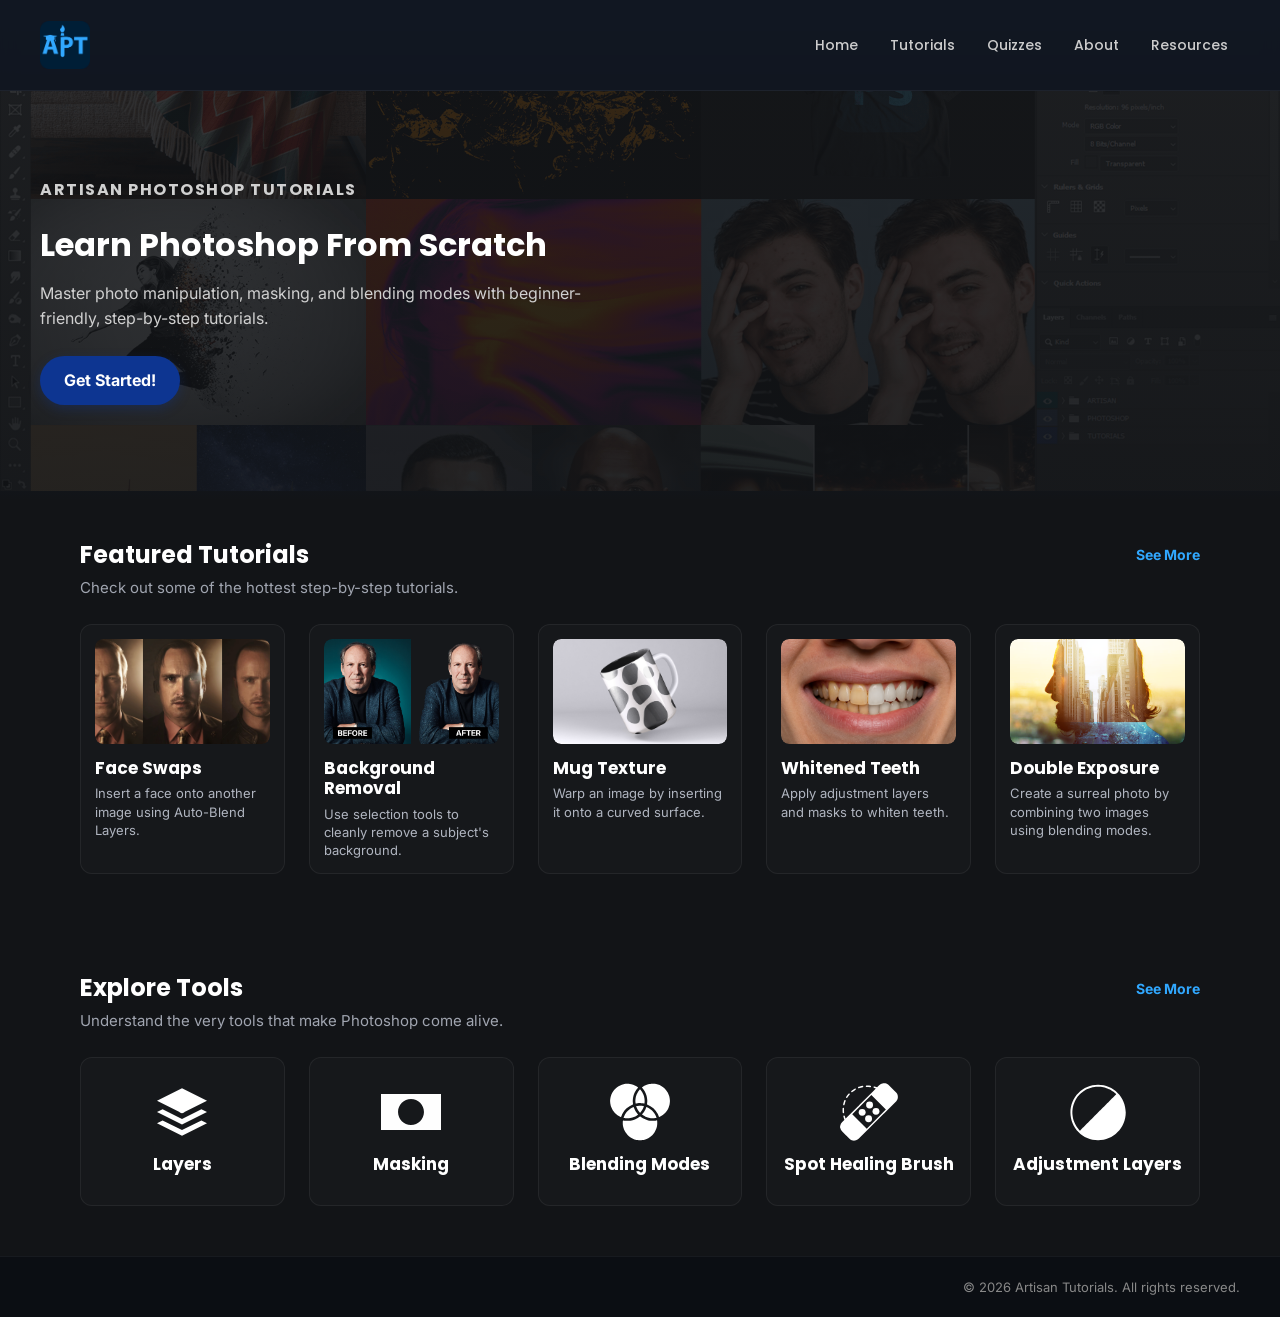
<file: index.html>
<!DOCTYPE html>
<html lang="en">

<head>
  <meta charset="UTF-8" />
  <meta name="viewport" content="width=device-width, initial-scale=1.0" />
  <title>Artisan Tutorials</title>

  <link rel="preconnect" href="https://fonts.googleapis.com">
  <link rel="preconnect" href="https://fonts.gstatic.com" crossorigin>
  <link href="https://fonts.googleapis.com/css2?family=Inter:wght@400;500;700&family=Poppins:wght@600;700&display=swap" rel="stylesheet">

  <link rel="stylesheet" href="style.css" />
</head>

<body>
  <header>
    <div class="logo">
      <a href="index.html"><img src="Asset Images/Homepage/APT Logo.png" alt="APT logo"></a>
    </div>
    <nav>
      <ul>
        <li><a href="index.html">Home</a></li>
        <li><a href="">Tutorials</a></li>
        <li><a href="">Quizzes</a></li>
        <li><a href="">About</a></li>
        <li><a href="">Resources</a></li>
      </ul>
    </nav>
  </header>

  <main>
    <section class="hero">
      <div class="hero-text">
        <p class="site-subtitle">Artisan Photoshop Tutorials</p>
        <h1>Learn Photoshop From Scratch</h1>
        <p>Master photo manipulation, masking, and blending modes with beginner-friendly, step-by-step tutorials.</p>
        <a href="double exposure.html" class="button">Get Started!</a>
      </div>
    </section>

    <section class="tutorials">
      <div class="section-header">
        <h2>Featured Tutorials</h2>
        <a href="" class="button-small">See More</a>
      </div>
      <p>Check out some of the hottest step-by-step tutorials.</p>

      <div class="card-grid">
        <div class="card">
          <div class="card-img-wrap">
            <a href=""><img src="Asset Images/Homepage/Face Swap.png" alt="Face swap example"></a>
          </div>
          <h3><a href="">Face Swaps</a></h3>
          <p>Insert a face onto another image using Auto-Blend Layers.</p>
        </div>

        <div class="card">
          <div class="card-img-wrap">
            <a href=""><img src="Asset Images/Homepage/Background Removal.png" alt="Background removal"></a>
          </div>
          <h3><a href="">Background Removal</a></h3>
          <p>Use selection tools to cleanly remove a subject's background.</p>
        </div>

        <div class="card">
          <div class="card-img-wrap">
            <a href=""><img src="Asset Images/Homepage/Mug Texture.png" alt="Mug texture"></a>
          </div>
          <h3><a href="">Mug Texture</a></h3>
          <p>Warp an image by inserting it onto a curved surface.</p>
        </div>

        <div class="card">
          <div class="card-img-wrap">
            <a href="whitened teeth.html"><img src="Asset Images/Homepage/Whitened Teeth.png" alt="Whitened teeth"></a>
          </div>
          <h3><a href="whitened teeth.html">Whitened Teeth</a></h3>
          <p>Apply adjustment layers and masks to whiten teeth.</p>
        </div>

        <div class="card">
          <div class="card-img-wrap">
            <a href="double exposure.html"><img src="Asset Images/Homepage/Double Exposure.png" alt="Double exposure"></a>
          </div>
          <h3><a href="double exposure.html">Double Exposure</a></h3>
          <p>Create a surreal photo by combining two images using blending modes.</p>
        </div>
      </div>
    </section>

    <section class="tools">
      <div class="section-header">
        <h2>Explore Tools</h2>
        <a href="" class="button-small">See More</a>
      </div>
      <p>Understand the very tools that make Photoshop come alive.</p>

      <div class="card-grid">
        <div class="card tool-card">
          <a href=""><img src="Asset Images/Homepage/Layer (Test 3).svg" class="tool-icon" alt="Layers icon"></a>
          <h3><a href="">Layers</a></h3>
        </div>

        <div class="card tool-card">
          <a href=""><img src="Asset Images/Homepage/Masking.svg" class="masking" alt="Masking icon"></a>
          <h3><a href="">Masking</a></h3>
        </div>

        <div class="card tool-card">
          <a href=""><img src="Asset Images/Homepage/Blending Modes.svg" class="tool-icon" alt="Blending modes icon"></a>
          <h3><a href="">Blending Modes</a></h3>
        </div>

        <div class="card tool-card">
          <a href=""><img src="Asset Images/Homepage/Healing Brush Tool.svg" class="tool-icon" alt="Spot Healing Brush"></a>
          <h3><a href="">Spot Healing Brush</a></h3>
        </div>

        <div class="card tool-card">
          <a href=""><img src="Asset Images/Homepage/Adjustment Layers.svg" class="tool-icon" alt="Adjustment layers"></a>
          <h3><a href="">Adjustment Layers</a></h3>
        </div>
      </div>
    </section>
  </main>

  <footer>
    <p>&copy; 2026 Artisan Tutorials. All rights reserved.</p>
  </footer>

  <button id="back-to-top">↑ Top</button>
  <script src="script.js"></script>
</body>

</html>
</file>
<file: style.css>
* {
  box-sizing: border-box;
}

html, body {
  height: 100%;
  margin: 0;
  padding: 0;
}

body {
  font-family: "Inter", sans-serif;
  font-size: 16px;
  line-height: 1.6;
  background-color: #121417;
  background-image: linear-gradient(to bottom, #0d3591 0, #121417 500px);
  background-repeat: no-repeat;
  color: #ffffff;
  min-height: 100vh;
  display: flex;
  flex-direction: column;
}

main {
  flex: 1;
}

h1, h2, h3,
.logo {
  font-family: "Poppins", "Inter", sans-serif;
  line-height: 1.2;
}

img {
  max-width: 100%;
  height: auto;
  display: block;
}

a {
  color: #31a8ff;
  text-decoration: none;
}

a:hover {
  text-decoration: underline;
}

header {
  display: flex;
  flex-direction: column;
  align-items: center;
  gap: 16px;
  padding: 16px 20px;
  background-color: rgba(18, 20, 23, 0.9);
  backdrop-filter: blur(8px);
  border-bottom: 1px solid rgba(255, 255, 255, 0.05);
}

.logo {
  width: 50px;
  height: 50px;
  display: flex;
  align-items: center;
  justify-content: center;
}

header nav ul {
  list-style: none;
  margin: 0;
  padding: 0;
  display: flex;
  flex-wrap: wrap;
  justify-content: center;
  gap: 8px;
}

header nav ul li a {
  display: inline-block;
  color: #cccccc;
  font-family: "Poppins", "Inter", sans-serif;
  font-weight: 500;
  font-size: 14px;
  padding: 6px 12px;
  border-radius: 4px;
  transition: background-color 0.2s ease, color 0.2s ease;
}

header nav ul li a:hover {
  background-color: rgba(255, 255, 255, 0.08);
  color: #ffffff;
  text-decoration: none;
}

.hero {
  display: flex;
  flex-direction: column;
  justify-content: center;
  align-items: flex-start;
  gap: 20px;
  padding: 50px 20px;
  min-height: 400px;
  background-image:
    linear-gradient(rgba(18, 20, 23, 0.85), rgba(18, 20, 23, 0.92)),
    url("Asset Images/Homepage/Hero Image.png");
  background-size: cover;
  background-position: center;
  background-repeat: no-repeat;
  border-bottom: rgba(255, 255, 255, 0.05);
}

.hero-text {
  max-width: 580px;
}

.hero-text h1 {
  font-size: 32px;
  margin: 0 0 10px 0;
}

.hero-text p {
  color: #d0d0d0;
  margin-bottom: 24px;
  font-size: 16px;
}

.site-subtitle {
  font-family: "Poppins", "Inter", sans-serif;
  font-size: 13px;
  font-weight: 700;
  text-transform: uppercase;
  letter-spacing: 1.5px;
  color: #31a8ff;
  margin: 0 0 8px 0;
}

.button {
  display: inline-block;
  transition: all 0.2s ease;
  background-color: #0d3591;
  color: #ffffff;
  font-weight: bold;
  padding: 12px 24px;
  border-radius: 30px;
  box-shadow: 0 4px 12px rgba(13, 53, 145, 0.3);
}

.button:hover {
  background-color: #31a8ff;
  color: #02060a;
  text-decoration: none;
  transform: translateY(-2px);
}

.button-small {
  font-weight: bold;
  font-size: 14px;
  color: #31a8ff;
}

.tutorials,
.tools {
  padding: 40px 20px;
  max-width: 1200px;
  margin: 0 auto;
}

.section-header {
  display: flex;
  flex-wrap: wrap;
  justify-content: space-between;
  align-items: center;
  gap: 12px;
}

.section-header h2 {
  margin: 0;
  font-size: 24px;
}

.tutorials p,
.tools p {
  color: #a0a5b0;
  margin: 6px 0 24px 0;
  font-size: 15px;
}

.card-grid {
  display: grid;
  grid-template-columns: 1fr;
  gap: 24px;
}

.card {
  background-color: rgba(255, 255, 255, 0.02);
  border: 1px solid rgba(255, 255, 255, 0.06);
  border-radius: 12px;
  padding: 14px;
  text-align: left;
  transition: transform 0.2s ease, border-color 0.2s ease, background-color 0.2s ease;
}

.card:hover {
  transform: translateY(-4px);
  border-color: rgba(49, 168, 255, 0.4);
  background-color: rgba(255, 255, 255, 0.04);
}

.card-img-wrap {
  position: relative;
  overflow: hidden;
  border-radius: 8px;
  margin-bottom: 14px;
}

.card img {
  width: 100%;
  aspect-ratio: 1.66;
  object-fit: cover;
  border-radius: 8px;
  transition: transform 0.3s ease;
}

.card:hover img {
  transform: scale(1.03);
}

.card h3 {
  margin: 0 0 6px 0;
  font-size: 17px;
}

.card h3 a {
  color: #ffffff;
}

.card p {
  margin: 0;
  color: #b0b5c0;
  font-size: 13px;
  line-height: 1.4;
}

.tool-card {
  text-align: center;
  padding: 24px 16px;
}

.tool-card img {
  width: 60px;
  height: 60px;
  aspect-ratio: auto;
  object-fit: contain;
  margin: 0 auto 12px auto;
  transition: transform 0.2s ease;
}

.tool-card:hover img {
  transform: scale(1.1);
}

footer {
  background-color: #0b0e13;
  border-top: 1px solid rgba(255, 255, 255, 0.05);
  display: flex;
  justify-content: center;
  padding: 24px;
  margin-top: auto;
}

footer p {
  color: #888888;
  font-size: 13px;
  margin: 0;
}

#back-to-top {
  position: fixed;
  bottom: 25px;
  left: 25px;
  z-index: 999;
  background-color: #0d3591;
  color: #ffffff;
  border: none;
  padding: 12px 22px;
  border-radius: 50px;
  font-family: "Poppins", "Inter", sans-serif;
  font-weight: bold;
  font-size: 14px;
  cursor: pointer;
  box-shadow: 0 4px 15px rgba(0, 0, 0, 0.4);
  opacity: 0;
  visibility: hidden;
  transform: translateY(10px);
  transition: all 0.3s ease;
}

#back-to-top:hover {
  background-color: #31a8ff;
  color: #02060a;
  transform: translateY(-2px);
}

#back-to-top.visible {
  opacity: 1;
  visibility: visible;
  transform: translateY(0);
}

@media (min-width: 600px) {
  .card-grid {
    grid-template-columns: repeat(2, 1fr);
  }
}

@media (min-width: 768px) {
  header {
    flex-direction: row;
    justify-content: space-between;
    padding: 20px 40px;
  }

  .hero {
    padding: 60px 40px;
  }

  .tutorials,
  .tools {
    padding: 50px 40px;
  }

  .card-grid {
    grid-template-columns: repeat(3, 1fr);
  }

  footer {
    justify-content: flex-end;
    padding: 20px 40px;
  }
}

@media (min-width: 1200px) {
  .card-grid {
    grid-template-columns: repeat(5, 1fr);
  }
}
</file>
